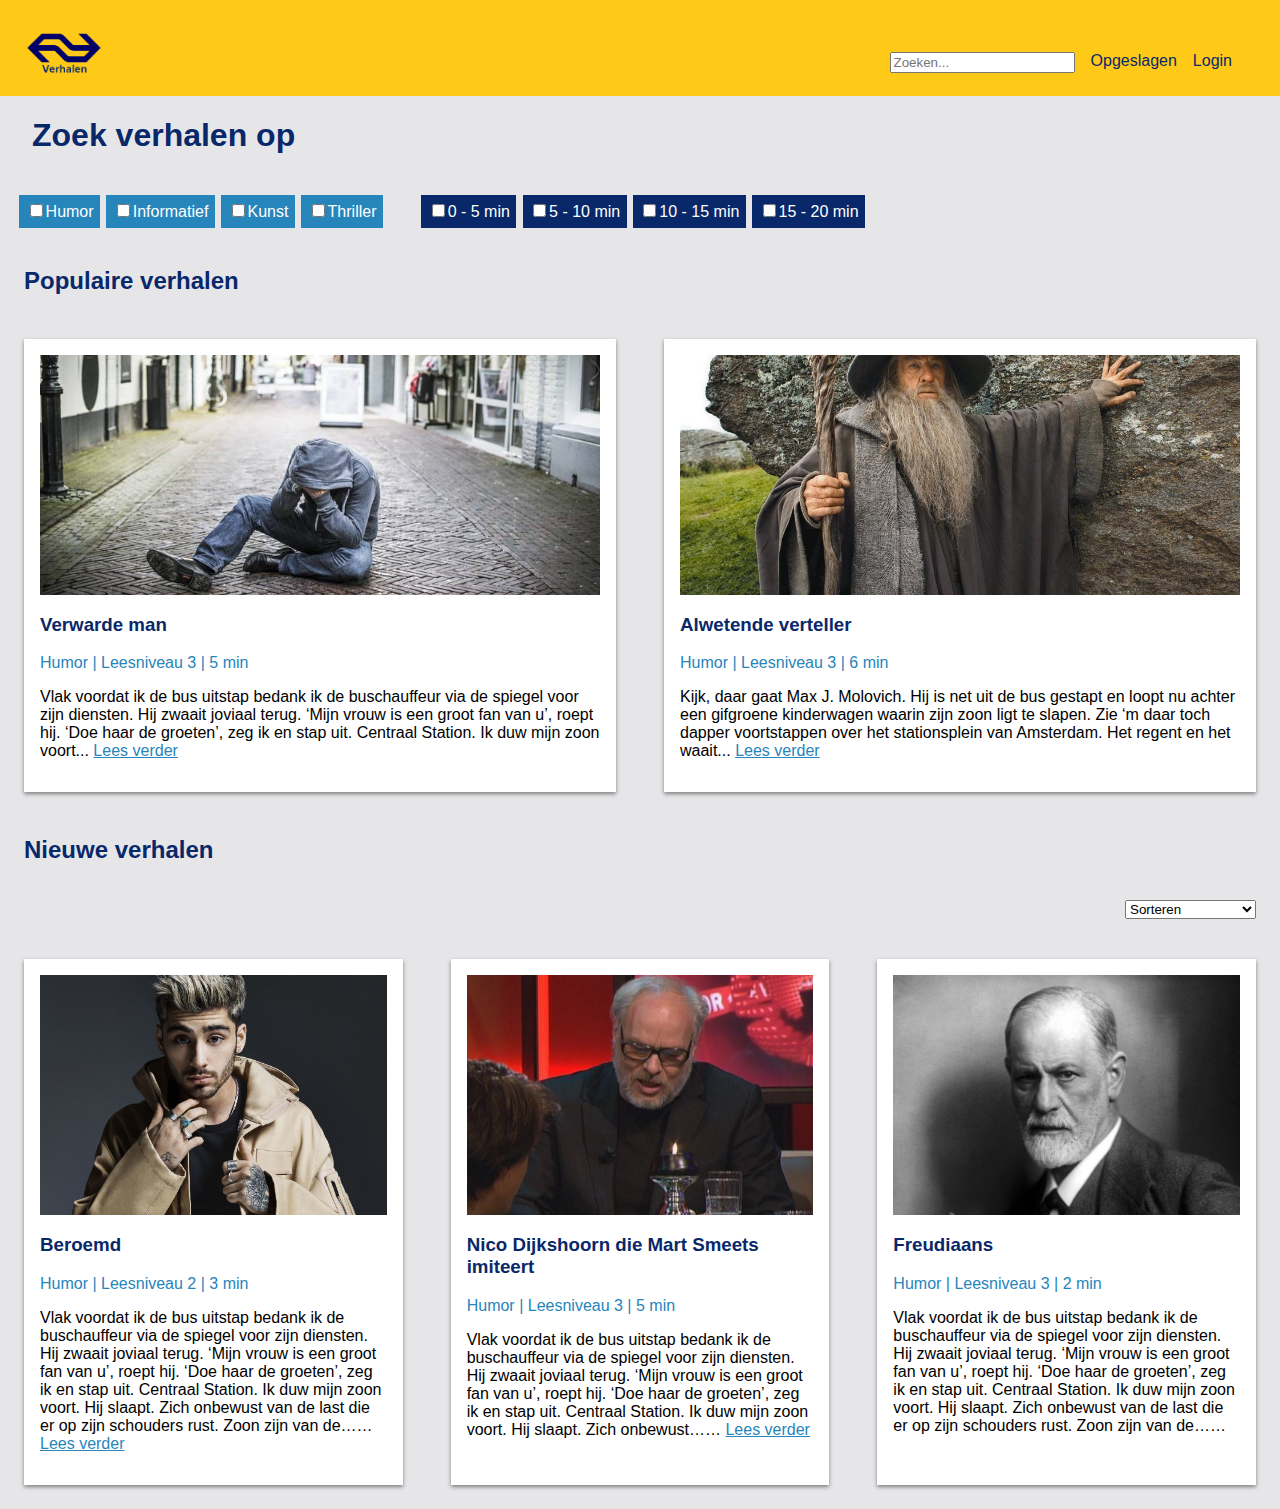
<file: index.html>
<!DOCTYPE html>
<html lang="nl">
<head>
    <meta charset="UTF-8">
    <meta name="viewport" content="width=device-width, initial-scale=1">
    <title>NS Verhalen</title>
    <link rel="stylesheet" type="text/css" href="css/style.css">
</head>
<body>
 
    <!-- Header van de website -->
   <header class="main-header">
      <!-- Een img van de logo -->
      <a href="index.html"><img src="css/pics/ns-logo2.png" alt="nslogo"></a>
      
      <!-- De Navigatie -->
       <nav>
          <ul>
              <li><input type="text" name="search"placeholder="Zoeken..."></li>
              <li><a href="opgeslagen.html">Opgeslagen</a></li>
              <li><a href="login.html">Login</a></li>
          </ul>
       </nav>
   </header>
   
  <!-- De content van de website -->
   <main>
     
      <div class="filter-container">
         <h1>Zoek verhalen op</h1>
         <!-- De filter opties -->
         <div>
          <form class="genres"> 
              <label><input type="checkbox" name="humor" value="Filter">Humor</label>
              <label><input type="checkbox" name="informatief" value="Filter">Informatief</label>
              <label><input type="checkbox" name="kunst" value="Filter">Kunst</label>
              <label><input type="checkbox" name="Thriller" value="Filter">Thriller</label>
          </form>
          
          <form class="leesduur">
              <label><input type="checkbox" name="0-5min" value="Filter">0 - 5 min</label>
              <label><input type="checkbox" name="5-10min" value="Filter">5 - 10 min</label>
              <label><input type="checkbox" name="10-15min" value="Filter">10 - 15 min</label>
              <label><input type="checkbox" name="15-20min" value="Filter">15 - 20 min</label>
          </form>
         </div> 
      </div>
      
      <!-- Sectie met de populaire verhalen -->
      <section>
          <h2>Populaire verhalen</h2>
      </section>
      
      <!-- Eerste populaire verhaal -->
      <section class="populair">
          <article>
             <header>
                 <figure>
                     <img src="css/pics/verwarde-man.jpg" alt="afbeelding-verwarde-man">
                 </figure>
                  <h3>Verwarde man</h3>
                     <p>Humor | Leesniveau 3 | 5 min</p>
                     <!--<img src="" alt="opgeslagen">-->
             </header>
                      <p>
                      Vlak voordat ik de bus uitstap bedank ik de buschauffeur via de spiegel voor zijn diensten. Hij zwaait joviaal terug. ‘Mijn vrouw is een groot fan van u’, roept hij. ‘Doe haar de groeten’, zeg ik en stap uit. Centraal Station. Ik duw mijn zoon voort...
<a href="#">Lees verder</a>
                      </p>
          </article>
          
          <!-- Tweede populaire verhalen -->
          <article>
               <header>
                   <figure>
                        <img src="css/pics/alwetende-verteller.jpg" alt="afbeelding-alwetende-verteller">
                   </figure>
                 
                  <h3>Alwetende verteller</h3>
                     <p>Humor | Leesniveau 3 | 6 min</p>
                     <!--<img src="" alt="opgeslagen">-->
                </header>
                      <p>
                      Kijk, daar gaat Max J. Molovich. Hij is net uit de bus gestapt en loopt nu achter een gifgroene kinderwagen waarin zijn zoon ligt te slapen. Zie ‘m daar toch dapper voortstappen over het stationsplein van Amsterdam. Het regent en het waait... 
<a href="#">Lees verder</a>
                      </p>
          </article> 
      </section>
      
      <!-- De nieuwe verhalen (Op wat je hebt gefiltert) -->
      <section>
          <h2>Nieuwe verhalen</h2>
      </section>
      
       
    <!-- Dropdown menu voor het sorteren -->
       <form class="sorteren"> 
            <select name="sorteren"> 
              <option value="disabled selected">Sorteren</option>
              <option value="oude verhalen">Oude verhalen</option>
              <option value="nieuwe verhalen">Nieuwe vehalen</option>
              <option value="meest-gelezen">Meest gelezen</option>
              <option value="meest-opgeslagen">Meest opgeslagen</option>   
            </select>  
        </form>
    <!-- Einde dropdown sorteren -->
         
        
         
   <!-- Sectie met 3 nieuwe artikelen -->
        <section class="nieuwe">
            <!-- Eerste artikel -->
             <article>
                 <header>
                       <figure>
                            <img src="css/pics/zayn-beroemd.jpg" alt="afbeelding-beroemd">
                       </figure>
                     <h3>Beroemd</h3>
                     <p>Humor | Leesniveau 2 | 3 min</p>
                     <!--<img src="" alt="opgeslagen">-->
                 </header>
                     <p>
                       Vlak voordat ik de bus uitstap bedank ik de buschauffeur via de spiegel voor zijn diensten. Hij zwaait joviaal terug. ‘Mijn vrouw is een groot fan van u’, roept hij. ‘Doe haar de groeten’, zeg ik en stap uit. Centraal Station. Ik duw mijn zoon voort. Hij slaapt. Zich onbewust van de last die er op zijn schouders rust. Zoon zijn van de……
                       <a href="#">Lees verder</a>

                     </p>        
              </article>
              
              <!-- Tweede artikel -->
             <article>
                
                 <header>
                      <figure>
                           <img src="css/pics/nico.jpg" alt="afbeelding-nico">
                      </figure>
                    <h3>Nico Dijkshoorn die Mart Smeets imiteert</h3>
                     <p>Humor | Leesniveau 3 | 5 min</p>
                     <!--<img src="" alt="opgeslagen">-->
                 </header>
                 <p>
                     Vlak voordat ik de bus uitstap bedank ik de buschauffeur via de spiegel voor zijn diensten. Hij zwaait joviaal terug. ‘Mijn vrouw is een groot fan van u’, roept hij. ‘Doe haar de groeten’, zeg ik en stap uit. Centraal Station. Ik duw mijn zoon voort. Hij slaapt. Zich onbewust……
                     <a href="#">Lees verder</a>
                 </p>
              </article>
              
              <!-- Derde artikel -->
             <article>
                 <header>
                       <figure>
                            <img src="css/pics/freud.jpg" alt="afbeelding-freudiaans">
                       </figure>
                     <h3>Freudiaans</h3>
                    <p>Humor | Leesniveau 3 | 2 min</p>
                    <!--<img src="" alt="opgeslagen">-->
                 </header>
                 <p>
                    Vlak voordat ik de bus uitstap bedank ik de buschauffeur via de spiegel voor zijn diensten. Hij zwaait joviaal terug. ‘Mijn vrouw is een groot fan van u’, roept hij. ‘Doe haar de groeten’, zeg ik en stap uit. Centraal Station. Ik duw mijn zoon voort. Hij slaapt. Zich onbewust van de last die er op zijn schouders rust. Zoon zijn van de……
                    <!--<a href="#">Lees verder</a> -->  
                 </p>
              </article> 
      </section>
      
   </main>
<!-- Einde van alle content -->
   
<footer> </footer>
</body>
</html>
</file>
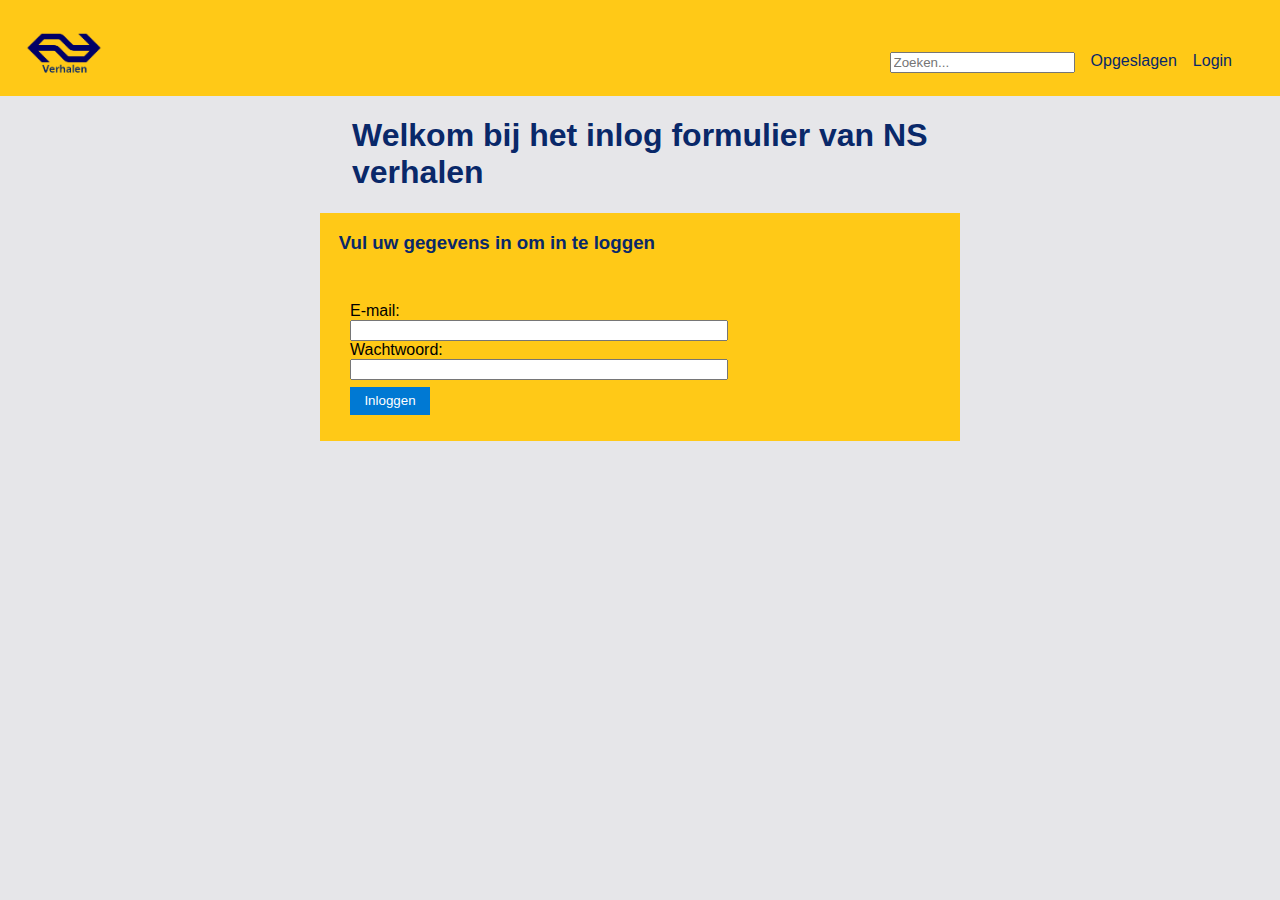
<file: login.html>
<!DOCTYPE html>
<html lang="nl">
<head>
    <meta charset="UTF-8">
    <meta name="viewport" content="width=device-width, initial-scale=1">
    <title>NS Verhalen log in</title>
    <link rel="stylesheet" type="text/css" href="css/style.css">
</head>
   
    <body class="inlog">
           <header class="main-header">
              <!-- Een img van de logo -->
              <a href="index.html"><img src="css/pics/ns-logo2.png" alt="nslogo"></a>
      
              <!-- De Navigatie -->
                   <nav>
                      <ul>
                        <li><input type="text" name="search"placeholder="Zoeken..."></li>
                        <li><a href="opgeslagen.html">Opgeslagen</a></li>
                        <li><a href="profiel.html">Login</a></li>
                      </ul>
                   </nav>
           </header>
           <!-- Einde van de header -->
           
           <!-- Inlog formulier -->
           <main class="inlog-formulier">
               <h1>Welkom bij het inlog formulier van NS verhalen</h1>
                    <section class="inloggen">
                        <h3>Vul uw gegevens in om in te loggen</h3>
                            <form class="inlog-form">

                            <fieldset>
                            <legend></legend>
                                E-mail:<input class="tekstvak" type="email">
                                Wachtwoord:<input class="tekstvak" type="password">
                                <input class="inlog-knop" type="submit" value="Inloggen">
                            </fieldset>
                            </form>
        </section>
    </main>
   
</body>
</html>
</file>
<file: css/style.css>
/* NS Verhalen website CSS door Neville Notopawiro */

/* De body van de pagina */

body {
    margin: 0;
    padding: 0;
    background-color: #E6E6E9;
    font-family: NS sans, sans-serif;
}

body h1 {
    margin-left: 1em;
}

body h2 {
    margin-left: 1em;
}


/* De Header van de website */

/* Navigatie */
ul {
    display: flex;
    justify-content: flex-end;
    margin-top: -3em;
    padding-right: 2em;   
}

li {
    list-style-type: none;
    margin-right: 1em;
}

nav ul li a {
    text-decoration: none;
    color: #092869;
    
}

/* Logo van de website */
header img {
    width: 8em;
    height: auto;
    margin: auto;
}

.main-header {
    background-color: #ffc917;
    height: 6em;
    
}

/* Filters voor de verhalen */
form {
    padding: 1em;
    display: flex;
}

/* Haalt vinkje weg 
input[type=checkbox] {
    display: none;
}*/

.genres label:hover {
    background-color: #ffc917;
}

.leesduur label:hover {
    background-color: #ffc917;
}

/* Genre filter opties, zet het onder elkaar*/
.genres {
    display: flex;
    flex-wrap: wrap;
}

/* Leesduur filter opties, zet het onder elkaar*/
.leesduur {
    display: flex;
    flex-wrap: wrap;
}

/* Genre filter opties*/
.genres label {
    color: white;
    background-color: #2685BB;
    padding: 0.4em;
    margin: 0.2em;
}

/* Leesduur filter opties*/
.leesduur label {
    color: white;
    background-color: #092869;
    padding: 0.4em;
    margin: 0.2em;
}

.filter-container > div {
    display: flex;
    flex-wrap: wrap;
}

h1, h2, h3 {
    color: #092869;
}

/* De artikelen */

p > a {
    color: #2685BB
}

header > p {
    color: #2685BB
}

article {
    background-color: white;
    box-shadow: 0em 0.1em 0.25em grey; 
    padding: 1em;
    margin: 1.5em;
    flex: 1;
}

article header figure {
    height: 15em;
    width: 100%;
    margin: 0;
}

figure img {
    width: 100%;
    height: 100%;
    object-fit: cover;
}
    

.populair {
    display: flex;
}

.nieuwe {
    display: flex;  
}

/* Sorteren */
.sorteren {
    display: flex;
    justify-content: flex-end;
    padding-right: 1.5em;
}

/*----------------------------LOGIN PAGINA-------------------------------*/

/* De main in de body 

fieldset {
    border: none;
}

.inlog {
    background-color: white;
}

.inlog main {
    display: flex;
}

/* De breedte van het tekstvak 
input[type=email] {
    max-width: 80%;
}

/* De breedte van het tekstvak 
input[type=password] {
    max-width: 80%;
}

/* De breedte van de inlog button 
input[type=submit] {
    max-width: 25%;
    background-color: #2685BB;
    color: white;
}

/* Zegt dat de eerste section in de body 60% is 
.inlog main section:first-of-type {
    flex-basis: 30%;
    display: flex;
    flex-direction: column;
    
}

/* Section inloggen 
.inloggen {
    background-color: #ffc917;
    margin: 1em;
    }

/* Inlog formulier 
.inlog-form {
    display: flex;
    flex-wrap: wrap;
}

.inlog-tekst {
    margin: 1em;
    max-width: 5em;
} */

.inlog-formulier {
    margin-right: 25%; 
    margin-left: 25%;
}

.inloggen {
    display: flex;
    flex-basis: 300%;
    flex-direction: column;
    background-color: #ffc917;
}

.inloggen h3 {
    margin-left: 1em;
}

legend{
    margin-bottom: 0.5em;
}

fieldset {
    border: none;
}

.tekstvak {
    display: flex;
    width: 200%;
}

.inlog-knop {
    background-color: #0079d3;
    color: white;
    border: none;
    padding: 0.5em;
    width: 6em;
    margin-top: 0.5em;
}


/* Media queries */
/* Mobiel */

/* Overzichtpagina */
/* Scherm onder 500px wordt deze style */
@media screen and (max-width: 500px) {

.populair {
  flex-direction: column;
}

.nieuwe {
    flex-direction: column; 
} 
    
    
/* Login pagina */

.inlog-formulier {
    margin-right: 5%; 
    margin-left: 5%;
}    
        
.tekstvak {
    display: flex;
    width: 150%;
}
</file>
